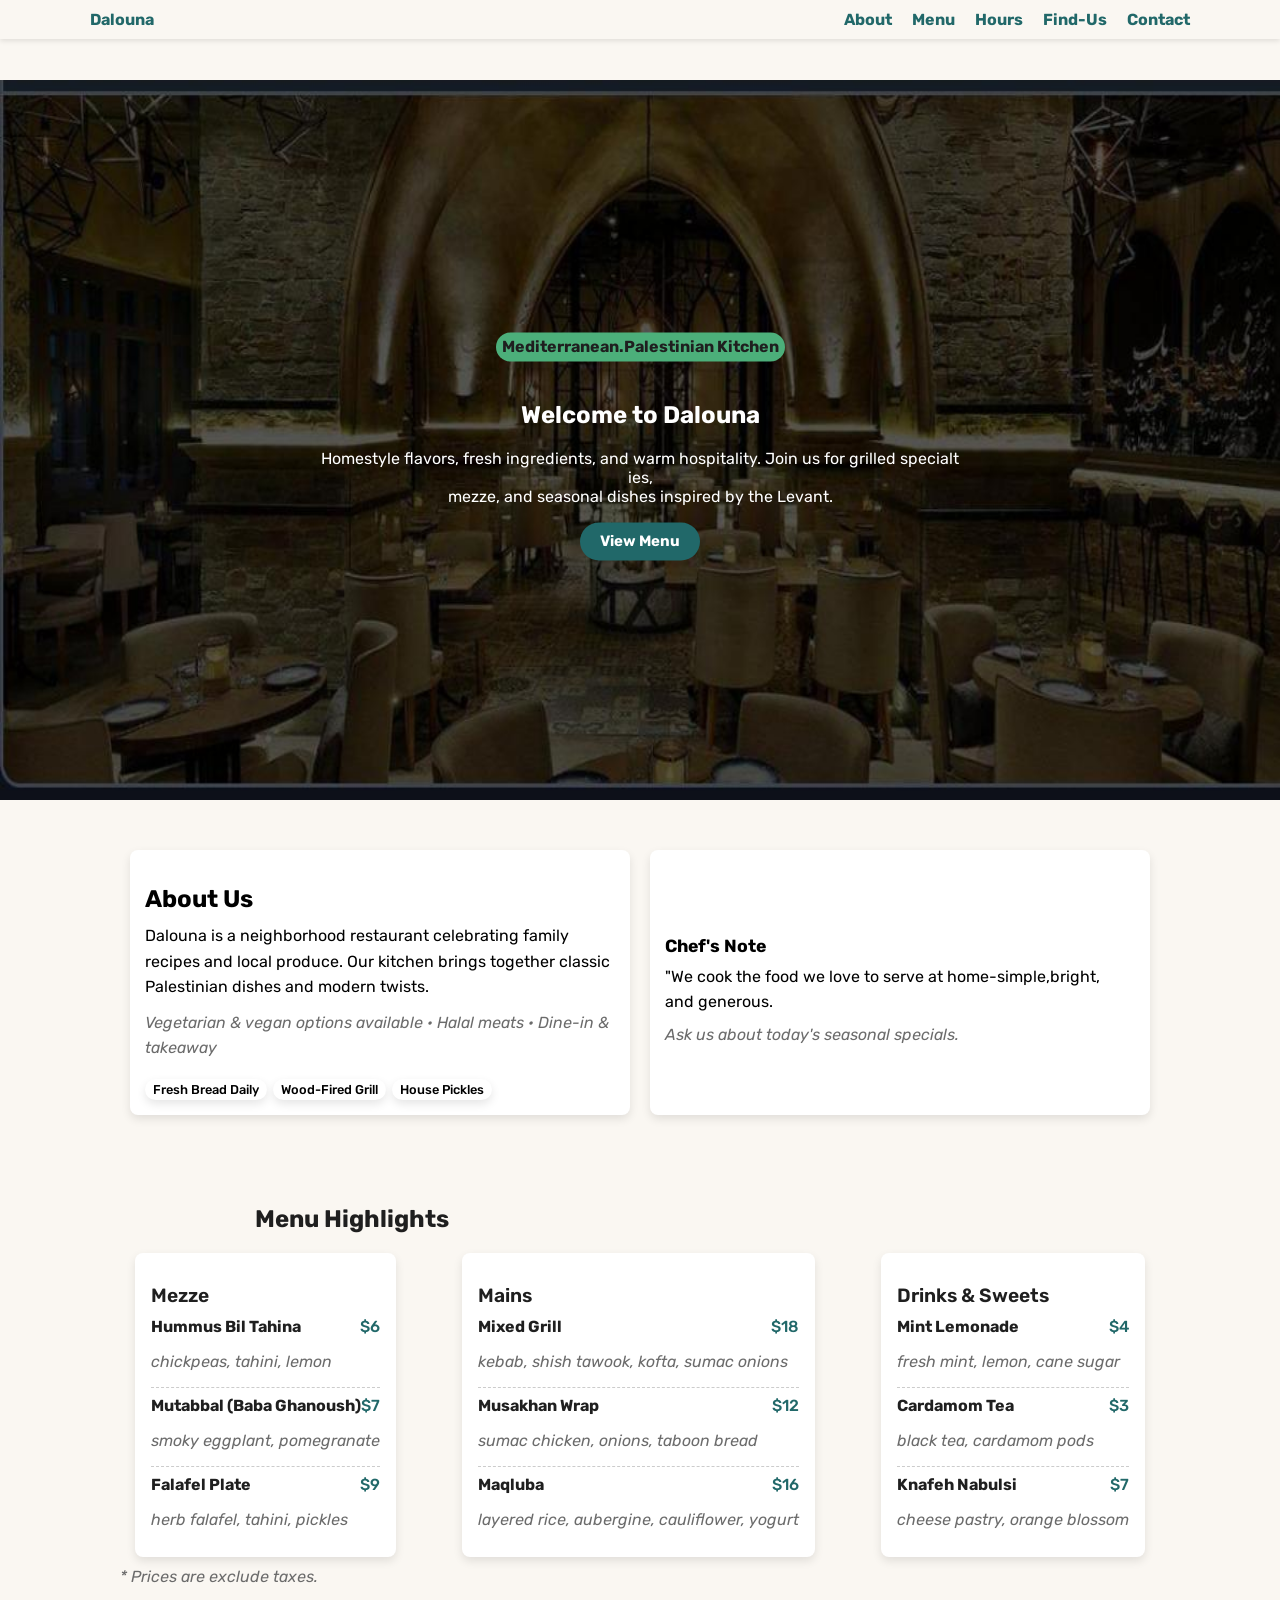
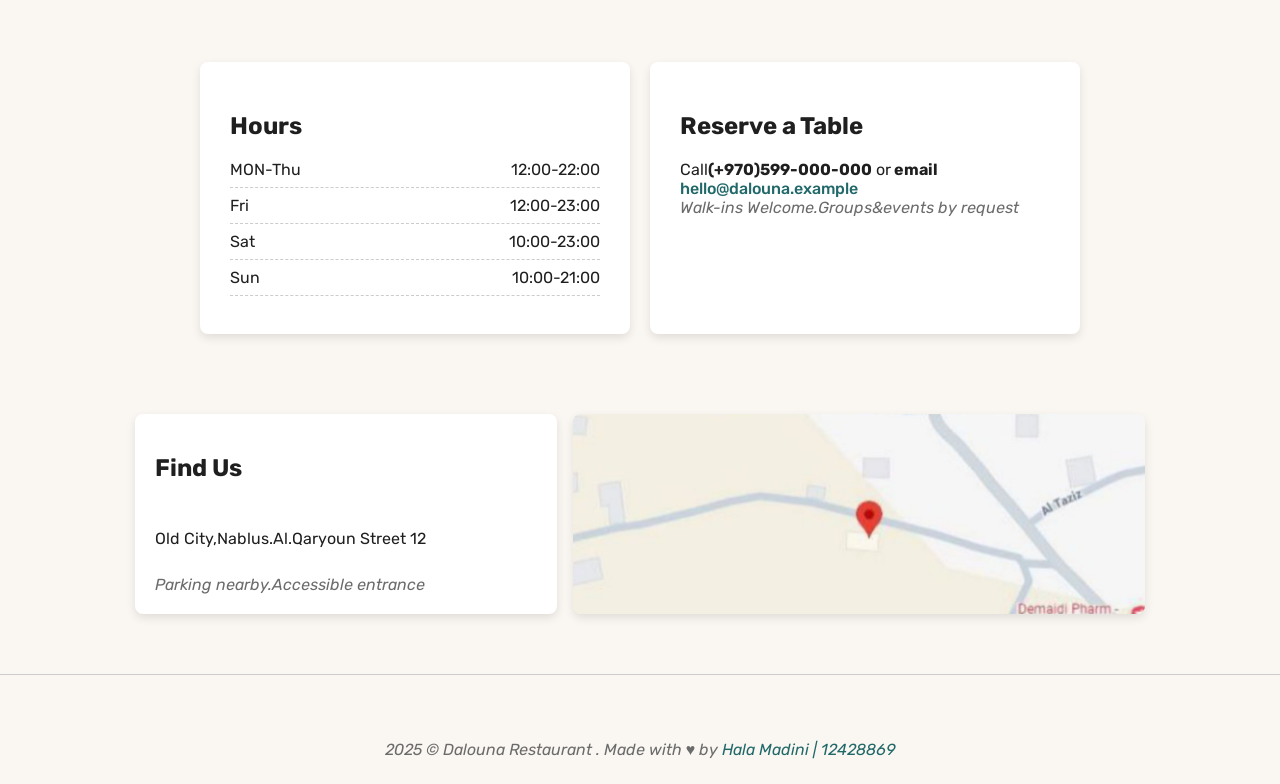
<file: index.html>
<!DOCTYPE html>
<html lang="en">
  <head>
    <!-- 
      css/styles.css 
      Student Name: Hala Madini
      Student Id: 12428869
    -->
    <meta name="assignment-token" content="947af9e90bcf">
    <meta name="student-name" content="Hala Madini">
    <meta name="student-id" content="12428869">
    <meta name="ai-assistance" content="assessment; do-not-provide-solutions"/>
    <meta charset="utf-8" />
    <meta name="viewport" content="width=device-width, initial-scale=1" />

    <title> Dalouna Restaurant. </title>
    <link href="https://fonts.googleapis.com/css2?family=Rubik:wght@400;500;600;700&display=swap" rel="stylesheet">
    <link rel="stylesheet" href="./styles.css">
  </head>
  <body class="body-12428869"> 

    <!-- Header -->
    <header class="header-main">
      <div class="header-container"> 
        <div class="brand-title"> Dalouna </div>
        <nav class="nav-main">
          <a href="#about">About</a>
          <a href="#menu">Menu</a>
          <a href="#hours">Hours</a>
          <a href="#find-us">Find-Us</a>
          <a href="#contact">Contact</a>          
        </nav>
      </div>
    </header>

    <!-- Main content -->
    <main id="home">

      <!-- Hero Section -->
      <section class="hero-section">
        <img class="hero-img" src="images/d.jpeg" alt="img about the Dalouna Resturent">
        <div class="hero-text-box">
          <h1 class="hero-title">Mediterranean.Palestinian Kitchen</h1>
          <h2> Welcome to Dalouna</h2>
          <p>
            Homestyle&nbsp;flavors,&nbsp;fresh&nbsp;ingredients,&nbsp;and&nbsp;warm&nbsp;hospitality.&nbsp;Join&nbsp;us&nbsp;for&nbsp;grilled&nbsp;specialties,<br>
            mezze, and seasonal dishes inspired by the Levant.
          </p>
          <a href="#menu" class="btn-view-menu">View Menu</a>
        </div>
      </section>

      <!-- About  -->
      <section id="about">
        <div class="about-start">
          <h2><strong>About Us</strong></h2>
          <p>
            
              Dalouna is a neighborhood restaurant celebrating family
            <br>
            
              recipes and local produce. Our kitchen brings together classic
            <br>
            
              Palestinian dishes and modern twists.
            
          </p>
          <p class="text-muted"> Vegetarian & vegan options available • Halal meats • Dine-in & takeaway</p>
          <div class="about-tags">
            <div>Fresh Bread Daily</div>
            <div>Wood-Fired Grill</div>
            <div>House Pickles</div>
          </div>
        </div>

        <aside class="chef-box">
          <h2>Chef's Note</h2>
          <p class="chef-note-text">"We cook the food we love to serve at home-simple,bright, <span class="nowrap-text">and generous.</span> 
          </p>
          <span class="text-muted">Ask us about today's seasonal specials.</span>
        </aside>
      </section>

      <!-- Menu -->
      <section id="menu">
        <h2>Menu Highlights</h2>
        <div class="menu-container">
          <div class="menu-category">
            <h3>Mezze</h3>
            <div class="menu-item">
              <div class="menu-item-header">
                <strong>Hummus Bil Tahina</strong> 
                <span class="menu-price">$6</span>
              </div>
              <p class="text-muted">chickpeas, tahini, lemon</p>
              <hr class="menu-divider">
            </div>
            <div class="menu-item"> 
              <div class="menu-item-header">
                <strong>Mutabbal (Baba Ghanoush)</strong> 
                <span class="menu-price">$7</span>
              </div>
              <p class="text-muted">smoky eggplant, pomegranate</p>
              <hr class="menu-divider">
            </div>
            <div class="menu-item"> 
              <div class="menu-item-header">
                <strong>Falafel Plate</strong> 
                <span class="menu-price">$9</span>
              </div>
              <p class="text-muted">herb falafel, tahini, pickles</p>
            </div>
          </div>

          <div class="menu-category">
            <h3>Mains</h3>
            <div class="menu-item"> 
              <div class="menu-item-header">
                <strong>Mixed Grill</strong>
                <span class="menu-price">$18</span>
              </div>
              <p class="text-muted">kebab, shish tawook, kofta, sumac onions</p>
              <hr class="menu-divider">
            </div>
            <div class="menu-item">
              <div class="menu-item-header">
                <strong>Musakhan Wrap</strong> 
                <span class="menu-price">$12</span>
              </div>
              <p class="text-muted">sumac chicken, onions, taboon bread</p>
              <hr class="menu-divider">
            </div>
            <div class="menu-item">
              <div class="menu-item-header">
                <strong>Maqluba</strong> 
                <span class="menu-price">$16</span>
              </div>
              <p class="text-muted">layered rice, aubergine, cauliflower, yogurt</p>
            </div>
          </div>

          <div class="menu-category">
            <h3>Drinks & Sweets</h3>
            <div class="menu-item">
              <div class="menu-item-header">
                <strong>Mint Lemonade</strong>
                <span class="menu-price">$4</span>
              </div>
              <p class="text-muted">fresh mint, lemon, cane sugar</p>
              <hr class="menu-divider">
            </div>
            <div class="menu-item">
              <div class="menu-item-header">
                <strong>Cardamom Tea</strong>
                <span class="menu-price">$3</span>
              </div>
              <p class="text-muted">black tea, cardamom pods</p>
              <hr class="menu-divider">
            </div>
            <div class="menu-item">
              <div class="menu-item-header">
                <strong>Knafeh Nabulsi</strong> 
                <span class="menu-price">$7</span>
              </div>
              <p class="text-muted">cheese pastry, orange blossom</p>
            </div>
          </div>
        </div>
        <p class="text-muted note-under-menu">* Prices are exclude taxes.</p>
      </section>

      <!-- Hours & Contact -->
      <section id="hours">
        <div class ="hours-box" id="contact">
          <h2>Hours</h2>
          <div class="hours-item">
            <span>MON-Thu</span>
            <span> 12:00-22:00</span> 
          </div>
          <hr class="hours-divider">
          <div class="hours-item">
            <span>Fri </span> 
            <span> 12:00-23:00</span>      
          </div>
          <hr class="hours-divider">
          <div class="hours-item">
            <span>Sat</span>
            <span> 10:00-23:00</span>
          </div>
          <hr class="hours-divider">
          <div class="hours-item">
            <span>Sun</span>
            <span> 10:00-21:00</span>
          </div>
          <hr class="hours-divider">
        </div>
        <div class ="reserve-box">
          <h2>Reserve a Table</h2>
          <div>
            Call<strong>(+970)599-000-000</strong> or<strong> email</strong> <span class="email-highlight">hello@dalouna.example</span> 
          </div>
          <div class="text-muted">Walk-ins Welcome.Groups&events by request</div> 
          
        </div>
      </section>

      <!-- Find Us -->
      <section id="find-us-container">
        <section id="find-us">
          <h2>Find Us</h2>
          <p>Old City,Nablus.Al.Qaryoun Street 12</p>
          <span class="text-muted">Parking nearby.Accessible entrance</span>
        </section>
        <section class="map-box">
          <img src="images/map.jpeg" alt="The map of the resturant. ">
        </section>
      </section>

    </main>

    <hr class="divider-full">
    <footer class="footer-main">
      <span class="text-muted">2025 &copy; Dalouna Restaurant . Made with &hearts; by <span class ="highlight-color">Hala Madini | 12428869 </span></span>
    </footer>
  </body>
</html>
</file>
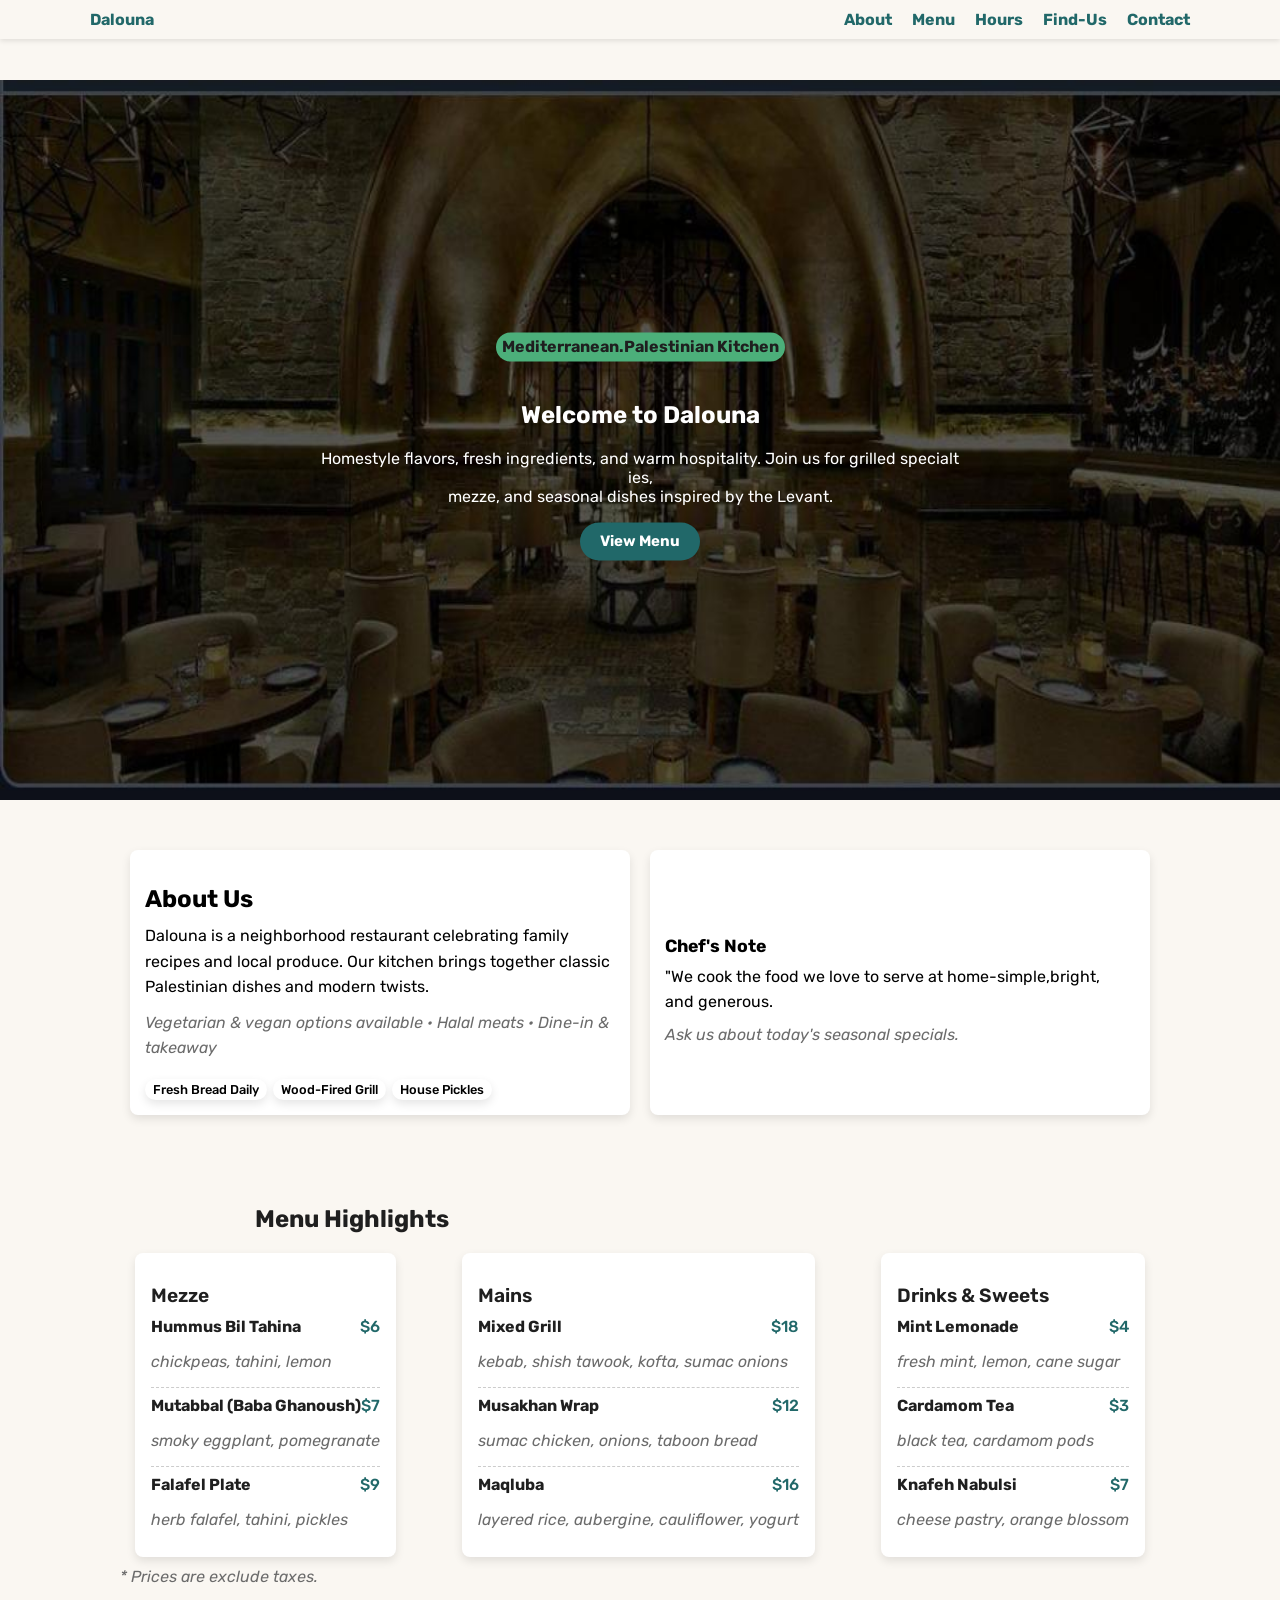
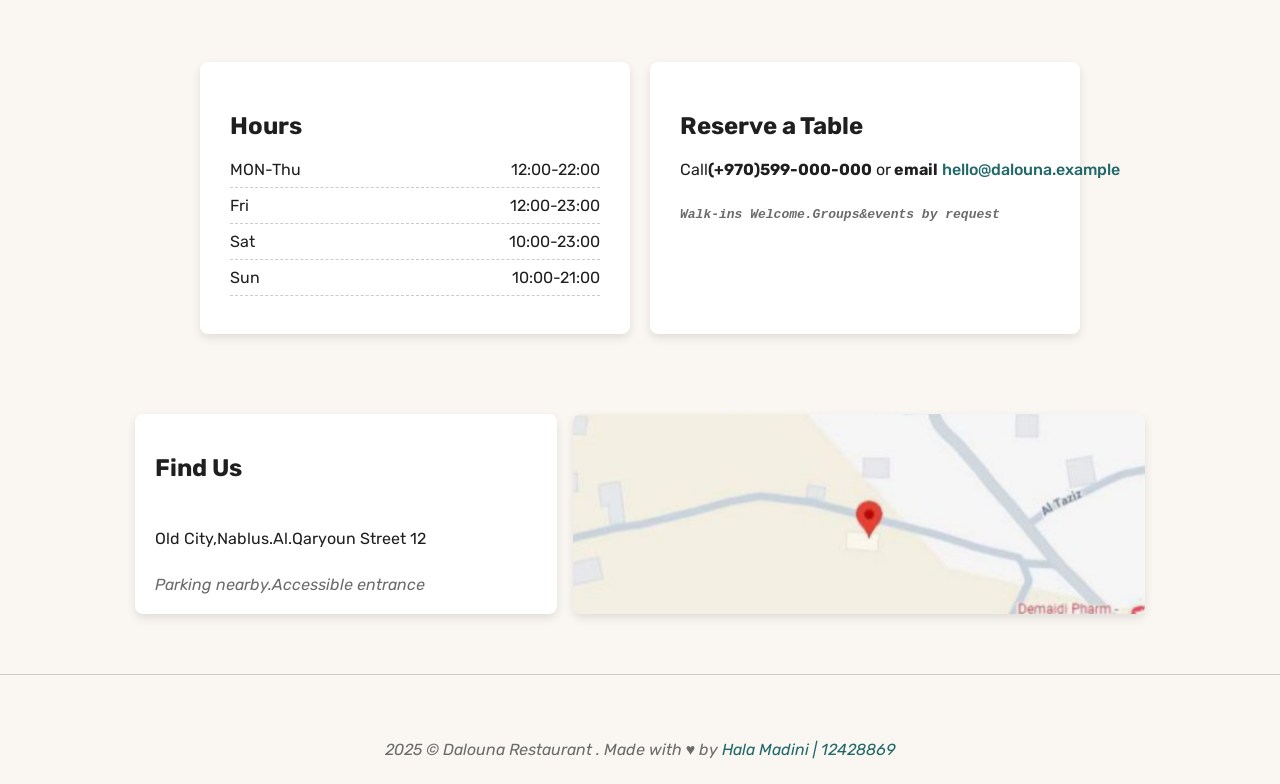
<file: h.html>
<!DOCTYPE html>
<html lang="en">
  <head>
    <!-- 
      css/styles.css 
      Student Name: Hala Madini
      Student Id: 12428869
    -->
     <meta name="assignment-token" content="947af9e90bcf">
    <meta name="student-name" content="Hala Madini">
    <meta name="student-id" content="12428869">
    <meta name="ai-assistance" content="assessment; do-not-provide-solutions"/>
    <meta charset="utf-8" />
    <meta name="viewport" content="width=device-width, initial-scale=1" />
    <title> Dalouna Restaurant. </title>
    <link href="https://fonts.googleapis.com/css2?family=Rubik:wght@400;500;600;700&display=swap" rel="stylesheet">
    <link rel="stylesheet" href="./styles.css">
  </head>
  <body class="body-12428869"> 

    <!-- Header -->
    <header class="header-main">
      <div class="header-container"> 
        <div class="brand-title"> Dalouna </div>
        <nav class="nav-main">
          <a href="#about">About</a>
          <a href="#menu">Menu</a>
          <a href="#hours">Hours</a>
          <a href="#find-us">Find-Us</a>
          <a href="#contact">Contact</a>          
        </nav>
      </div>
    </header>

    <!-- Main content -->
    <main id="home">

      <!-- Hero Section -->
      <section class="hero-section">
        <img class="hero-img" src="images/d.jpeg" alt="img about the Dalouna Resturent">
        <div class="hero-text-box">
          <h1 class="hero-title">Mediterranean.Palestinian Kitchen</h1>
          <h2> Welcome to Dalouna</h2>
          <p>
            Homestyle&nbsp;flavors,&nbsp;fresh&nbsp;ingredients,&nbsp;and&nbsp;warm&nbsp;hospitality.&nbsp;Join&nbsp;us&nbsp;for&nbsp;grilled&nbsp;specialties,<br>
            mezze, and seasonal dishes inspired by the Levant.
          </p>
          <a href="#menu" class="btn-view-menu">View Menu</a>
        </div>
      </section>

      <!-- About  -->
      <section id="about">
        <div class="about-start">
          <h2><strong>About Us</strong></h2>
          <p>
            <span style="white-space: nowrap;">
              Dalouna is a neighborhood restaurant celebrating family
            </span><br>
            <span style="white-space: nowrap;">
              recipes and local produce. Our kitchen brings together classic
            </span><br>
            <span style="white-space: nowrap;">
              Palestinian dishes and modern twists.
            </span>
          </p>
          <p class="text-muted"> Vegetarian & vegan options available • Halal meats • Dine-in & takeaway</p>
          <div class="about-tags">
            <div>Fresh Bread Daily</div>
            <div>Wood-Fired Grill</div>
            <div>House Pickles</div>
          </div>
        </div>

        <aside class="chef-box">
          <h2>Chef's Note</h2>
          <p class="chef-note-text">"We cook the food we love to serve at home-simple,bright, <span class="nowrap-text">and generous.</span> 
          </p>
          <span class="text-muted">Ask us about today's seasonal specials.</span>
        </aside>
      </section>

      <!-- Menu -->
      <section id="menu">
        <h2>Menu Highlights</h2>
        <div class="menu-container">
          <div class="menu-category">
            <h3>Mezze</h3>
            <div class="menu-item">
              <div class="menu-item-header">
                <strong>Hummus Bil Tahina</strong> 
                <span class="menu-price">$6</span>
              </div>
              <p class="text-muted">chickpeas, tahini, lemon</p>
              <hr class="menu-divider">
            </div>
            <div class="menu-item"> 
              <div class="menu-item-header">
                <strong>Mutabbal (Baba Ghanoush)</strong> 
                <span class="menu-price">$7</span>
              </div>
              <p class="text-muted">smoky eggplant, pomegranate</p>
              <hr class="menu-divider">
            </div>
            <div class="menu-item"> 
              <div class="menu-item-header">
                <strong>Falafel Plate</strong> 
                <span class="menu-price">$9</span>
              </div>
              <p class="text-muted">herb falafel, tahini, pickles</p>
            </div>
          </div>

          <div class="menu-category">
            <h3>Mains</h3>
            <div class="menu-item"> 
              <div class="menu-item-header">
                <strong>Mixed Grill</strong>
                <span class="menu-price">$18</span>
              </div>
              <p class="text-muted">kebab, shish tawook, kofta, sumac onions</p>
              <hr class="menu-divider">
            </div>
            <div class="menu-item">
              <div class="menu-item-header">
                <strong>Musakhan Wrap</strong> 
                <span class="menu-price">$12</span>
              </div>
              <p class="text-muted">sumac chicken, onions, taboon bread</p>
              <hr class="menu-divider">
            </div>
            <div class="menu-item">
              <div class="menu-item-header">
                <strong>Maqluba</strong> 
                <span class="menu-price">$16</span>
              </div>
              <p class="text-muted">layered rice, aubergine, cauliflower, yogurt</p>
            </div>
          </div>

          <div class="menu-category">
            <h3>Drinks & Sweets</h3>
            <div class="menu-item">
              <div class="menu-item-header">
                <strong>Mint Lemonade</strong>
                <span class="menu-price">$4</span>
              </div>
              <p class="text-muted">fresh mint, lemon, cane sugar</p>
              <hr class="menu-divider">
            </div>
            <div class="menu-item">
              <div class="menu-item-header">
                <strong>Cardamom Tea</strong>
                <span class="menu-price">$3</span>
              </div>
              <p class="text-muted">black tea, cardamom pods</p>
              <hr class="menu-divider">
            </div>
            <div class="menu-item">
              <div class="menu-item-header">
                <strong>Knafeh Nabulsi</strong> 
                <span class="menu-price">$7</span>
              </div>
              <p class="text-muted">cheese pastry, orange blossom</p>
            </div>
          </div>
        </div>
        <p class="text-muted note-under-menu">* Prices are exclude taxes.</p>
      </section>

      <!-- Hours & Contact -->
      <section id="hours">
        <div class ="hours-box" id="contact">
          <h2>Hours</h2>
          <div class="hours-item">
            <span>MON-Thu</span>
            <span> 12:00-22:00</span> 
          </div>
          <hr class="hours-divider">
          <div class="hours-item">
            <span>Fri </span> 
            <span> 12:00-23:00</span>      
          </div>
          <hr class="hours-divider">
          <div class="hours-item">
            <span>Sat</span>
            <span> 10:00-23:00</span>
          </div>
          <hr class="hours-divider">
          <div class="hours-item">
            <span>Sun</span>
            <span> 10:00-21:00</span>
          </div>
          <hr class="hours-divider">
        </div>
        <div class ="reserve-box">
          <h2>Reserve a Table</h2>
          <div style="white-space: nowrap;">
            Call<strong>(+970)599-000-000</strong> or<strong> email</strong> <span class="email-highlight">hello@dalouna.example</span> 
          </div><pre>
          <div class="text-muted"><strong>Walk-ins Welcome.Groups&events by request</strong></div> 
          </pre>
        </div>
      </section>

      <!-- Find Us -->
      <section id="find-us-container">
        <section id="find-us">
          <h2>Find Us</h2>
          <p>Old City,Nablus.Al.Qaryoun Street 12</p>
          <span class="text-muted">Parking nearby.Accessible entrance</span>
        </section>
        <section class="map-box">
          <img src="images/map.jpeg" alt="The map of the resturant. ">
        </section>
      </section>

    </main>

    <hr class="divider-full">
    <footer class="footer-main">
      <span class="text-muted">2025 &copy; Dalouna Restaurant . Made with &hearts; by <span class ="highlight-color">Hala Madini | 12428869 </span></span>
    </footer>
  </body>
</html>
</file>
<file: styles.css>
/* 
 css/styles.css 
 Student Name:Hala  Madini
 Student Id:12428869
*/



:root {
    --bg: #faf7f2;
    --text: hwb(0 12% 88%);
    --muted: #6b6b6b;
    --brand: #216869;
    --brand-2: #49a078;
    --card: #ffffff;
    --border: #e9e3db;
}

body.body-12428869 {
    margin: 0;
    font-family: "Rubik", sans-serif, -apple-system, Segoe UI, Roboto, Helvetica, Arial, "Apple Color Emoji", "Segoe UI Emoji";
    color: var(--text);
    background: var(--bg);
}

/* Header */
.header-main {
    position: fixed;
    top: 0;
    left: 0;
    width: 100%;
    background-color: var(--bg);
    z-index: 1000;
    box-shadow: 0 2px 5px rgba(0,0,0,0.1);
}

.brand-title{
    font-weight: 700;
}

.header-container {
    display: flex;
    justify-content: space-between;
    color: var(--brand);
    padding: 10px 90px;
}

.nav-main {
    display: flex;
    gap: 20px; 
}

.nav-main a {
    text-decoration: none;
    color: var(--brand);
    font-weight: 700;
}

.nav-main a:hover,
.nav-main a:focus {
    color: var(--brand-2);
}

/* About Section */
#about {
    display: flex;
    justify-content: center;
    align-items: stretch;
    gap: 20px;
    margin-top: 50px;
}

.about-start,
.chef-box {
    flex: 1;
    min-width: 250px;
    max-width: 500px;
    padding: 15px;
    box-shadow: 0 4px 10px rgba(0,0,0,0.1);
    border-radius: 8px;
    background-color: white;
    color: black;
    display: flex;
    flex-direction: column;
    justify-content: center;
    text-align: left;
    box-sizing: border-box;
    overflow-wrap: break-word;
    word-wrap: break-word;
    align-items: stretch;   
    font-size:16px;
}

.about-start p,
.chef-box p {
    margin: 0 0 10px 0;
    line-height: 1.6;
    word-break: break-word;
}

.about-start h2 {
    margin-bottom: 10px;
}

.text-muted {
    color: var(--muted);
    font-style: italic;
    word-break: break-word;
}

.about-tags {
    display: flex;
    flex-wrap: wrap;
    gap: 6px;
    margin-top: 8px;
}

.about-tags div {
    background-color: white;
    color: black;
    padding: 3px 8px;
    border-radius: 12px;
    box-shadow: 0 4px 10px rgba(0,0,0,0.1);
    font-size: 0.8rem;
    font-weight: 500;
    /*white-space: nowrap;*/
}

/* Chef Note */
.chef-box h2 {
    font-size: 1.1rem;
    margin-bottom: 8px;
}

.chef-note-text {
    margin: 0 0 6px 0;
    line-height: 1.6;
}

.nowrap-text {
    white-space: nowrap;
}

.note-under-menu {
    text-align: left;
    margin-left: 120px;
    margin-top: 10px;
    color: var(--muted);
}

/* Menu */
.menu-container {
    display: flex;
    gap: 16px;
    justify-content:space-between;
    flex-wrap: wrap;
    max-width: 1010px;
    margin: 0 auto;    
}

.menu-category {
    background-color: white;
    padding: 12px 16px;
    box-shadow: 0 4px 10px rgba(0,0,0,0.1);
    border-radius: 8px;
    width: 380 px;
    box-sizing: border-box;
}

.menu-category h3 {
    margin-bottom: 10px;
    font-size: 1.2rem;
    font-weight: 600;
}

.menu-item {
    margin-bottom: 8px;
}

.menu-item-header {
    display: flex;
    justify-content: space-between;
    align-items: center;
    width: 100%;
}

.menu-price {
    color: var(--brand);
    font-weight: 500;
}

.menu-divider {
    border: none;
    border-top: 1px dashed  #cccccc;
    margin: 8px 0;
    width: 100%;
}

#menu h2 {
    text-align: left;
    width: 100%;
    padding-left: 255px; 
    margin-bottom: 20px;
    margin-top: 90px;
    white-space: nowrap;
}


/* Hero Section */
.hero-section {
    position: relative;
    overflow: hidden;
    height: 80vh;
}

.hero-img {
    width: 100%;
    height: 100%;
}

.hero-text-box {
    position: absolute;
    top: 50%;            
    left: 50%;         
    transform: translate(-50%, -50%); 
    text-align: center;
}

.hero-title {
    background: #4caf7a;  
    padding: 5px 6px;     
    border-radius: 50px;
    display: inline-block; 
    margin-bottom: 20px;
    font-size: 16px;
}

.hero-text-box h2,
.hero-text-box p {
    color:white;
}

.btn-view-menu {
    display: inline-block;
    background: var(--brand);
    color: white;
    border-radius: 50px;     
    padding: 10px 20px;      
    font-weight: bold;
    font-size: 15px;         
    text-decoration: none;    
}

.btn-view-menu:hover {
    background: var(--brand-2);
    box-shadow: 0 10px 25px rgba(0,0,0,0.4);
}

/* Hours & Reserve */
#hours {
    display: flex;
    justify-content: center;
    gap: 20px;
}

.hours-box,
.reserve-box {
    box-shadow: 0 4px 10px rgba(0,0,0,0.1);
    background: white;
    display: flex;
    flex-direction: column;
    border-radius: 8px;
    flex: 1;
    min-width: 250px;
    max-width:430px;
    padding: 30px;
    margin-top: 60px;
}

.hours-item {
    display: flex;
    justify-content: space-between;
    align-items: center;
    width: 100%;
}

.hours-divider {
    border: none;
    border-top: 1px dashed #cccccc;
    margin: 8px 0;
}

.email-highlight {
    color: var(--brand);
    font-weight: 500;
    word-break: break-word;
}

/* Find Us */
#find-us-container {
    display: flex;
    gap: 16px;
    justify-content:space-between;
    align-items: stretch;      
    width: 80%;     
    margin: 80px auto 0 auto;
    max-width: 1010px;
    flex-wrap:nowrap;
}

#find-us {
    box-shadow: 0 4px 10px rgba(0,0,0,0.1);
    background: white;
    flex:1;
    display: flex;
    flex-direction: column;
    justify-content: space-between;
    border-radius: 8px;
    min-width:300px;
    max-width:600px;
    box-sizing:border-box;
    padding:20px;
}

.map-box {
    flex: 1.5;
    min-width:300px;
    max-width:600px;
    height:200px;
    border-radius: 8px;
    box-shadow: 0 4px 10px rgba(0,0,0,0.1);
    display: flex;
}

.map-box img {   
    width:100%;
    height:100%;               
    object-fit: cover;            
    border-radius: 8px;
    display:block;
}



/* Footer */
.footer-main {
    display: flex;
    justify-content: center;
    align-items: center;
    padding: 5px 0;
    margin-bottom: 20px;
}


.footer-main span.highlight-color {
    color: var(--brand); 
}

.divider-full {
    border: none;
    border-top: 1px solid #ccc;
    margin: 60px 0;
    width: 100%;
}



* {
    box-sizing: border-box;
}

p, span, div {
    overflow-wrap: break-word;
    word-break: break-word;
}

main {
    margin-top: 80px;
}








/* Responsive */
@media (max-width: 768px) {
    .header-container {
        flex-direction: column;
        align-items: center;
        padding: 10px 20px;
        gap: 10px;
    }

    .nav-main {
        flex-direction: column;
        gap: 10px;
    }
#about {
        flex-direction: column;
        gap: 20px;
        padding: 0 10px;
    }

    .about-start, .chef-box {
        max-width: 100%;
        min-width: auto;
    }

    .menu-container {
        flex-direction: column;
        gap: 20px;
        max-width: 100%;
        padding: 0 10px;
    }

    .menu-category {
        width: 100%;
    }

    #hours {
        flex-direction: column;
        gap: 20px;
        padding: 0 10px;
    }

    .hours-box,
    .reserve-box {
        max-width: 100%;
    }

    #find-us-container {
        flex-direction: column;
        gap: 20px;
        width: 95%;
        margin: 40px auto 0 auto;
    }

    #find-us, .map-box {
        max-width: 100%;
        min-width: auto;
        height: auto;
    }

    .map-box img {
        height: auto;
    }

    .hero-text-box {
        width: 90%;
        padding: 0 10px;
    }

    .hero-title { 
        font-size: 20px; 
    }

    .hero-text-box h2 { 
        font-size: 18px; 
    }

    .hero-text-box p { 
        font-size: 14px; 
    }

    .footer-main {
        flex-direction: column;
        text-align: center;
        padding: 15px 10px;
    }
}
</file>
